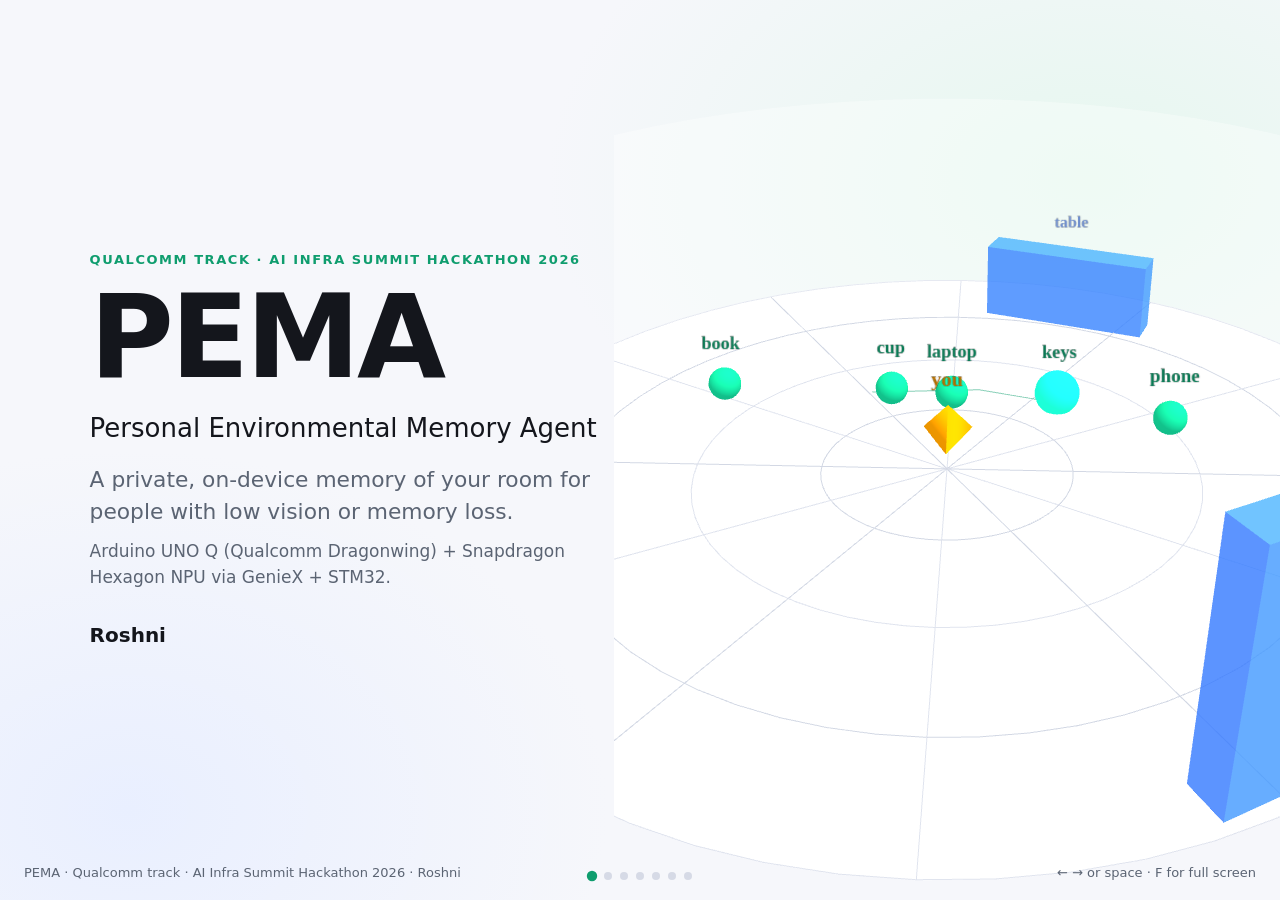
<file: sentinelq/assets/deck.html>
<!doctype html>
<html lang="en">
<head>
<meta charset="UTF-8" />
<meta name="viewport" content="width=device-width, initial-scale=1.0" />
<title>PEMA · pitch</title>
<style>
  :root { --bg:#f6f7fb; --fg:#14161c; --muted:#5b6473; --line:#e3e6ee; --acc:#0f9d6e; --blue:#2f6fe4; --warn:#d98800; --purple:#7c5cff; --card:#ffffff; }
  * { box-sizing:border-box; }
  html, body { margin:0; height:100%; background:var(--bg); color:var(--fg); font: 18px/1.5 "Segoe UI", system-ui, sans-serif; overflow:hidden; }
  #bg { position:fixed; inset:0; z-index:0; background: radial-gradient(900px 600px at 85% 20%, #e6f7ef 0%, transparent 60%), radial-gradient(800px 600px at 10% 90%, #e9efff 0%, transparent 60%), var(--bg); }
  #three { position:fixed; top:0; right:0; width:52vw; height:100vh; z-index:1; opacity:0; transition: opacity .9s ease; pointer-events:none; }
  #three.on { opacity:1; }
  .slide { position:fixed; inset:0; z-index:2; display:flex; flex-direction:column; justify-content:center; padding: 6vh 7vw; opacity:0; transform: translateY(18px); transition: opacity .6s cubic-bezier(.2,.8,.2,1), transform .6s cubic-bezier(.2,.8,.2,1); pointer-events:none; }
  .slide.active { opacity:1; transform:none; pointer-events:auto; }
  .slide.half { padding-right: 52vw; }
  .kicker { color:var(--acc); font-weight:700; letter-spacing:.12em; font-size:13px; text-transform:uppercase; margin-bottom:14px; }
  h1 { font-size: clamp(56px, 9vw, 120px); margin:0; letter-spacing:-.03em; line-height:.95; }
  h2 { font-size: clamp(30px, 3.8vw, 50px); margin:0 0 14px; letter-spacing:-.02em; line-height:1.1; max-width: 1000px; }
  .sub { font-size: clamp(18px, 1.7vw, 24px); color:var(--muted); max-width: 800px; }
  .by { margin-top:30px; font-size:20px; font-weight:600; }
  .grid { display:grid; gap:18px; margin-top:10px; }
  .g3 { grid-template-columns: repeat(3, 1fr); } .g4 { grid-template-columns: repeat(4, 1fr); } .g2 { grid-template-columns: 1fr 1fr; }
  .card { background:var(--card); border:1px solid var(--line); border-radius:18px; padding:22px 24px; box-shadow: 0 10px 30px rgba(20,22,28,.05); transform: translateY(14px); opacity:0; transition: all .55s cubic-bezier(.2,.8,.2,1); }
  .active .card { transform:none; opacity:1; }
  .active .card:nth-child(2){transition-delay:.1s}.active .card:nth-child(3){transition-delay:.2s}.active .card:nth-child(4){transition-delay:.3s}.active .card:nth-child(5){transition-delay:.4s}
  .card h3 { margin:0 0 10px; font-size:17px; letter-spacing:.02em; }
  .card.a h3 { color:var(--acc) } .card.b h3 { color:var(--blue) } .card.w h3 { color:var(--warn) } .card.p h3 { color:var(--purple) }
  .card p { margin:0; font-size:16.5px; color:#2b3140; }
  .card ul { margin:0; padding-left:18px; font-size:16px; color:#2b3140; } .card li { margin:4px 0; }
  .steps { display:flex; flex-direction:column; gap:10px; max-width:760px; margin-top:8px; }
  .step { display:flex; gap:16px; align-items:center; background:var(--card); border:1px solid var(--line); border-radius:14px; padding:14px 18px; font-size:18px; transform: translateX(-16px); opacity:0; transition: all .5s cubic-bezier(.2,.8,.2,1); }
  .active .step { transform:none; opacity:1; }
  .active .step:nth-child(2){transition-delay:.08s}.active .step:nth-child(3){transition-delay:.16s}.active .step:nth-child(4){transition-delay:.24s}.active .step:nth-child(5){transition-delay:.32s}
  .num { width:34px; height:34px; border-radius:50%; background:var(--acc); color:#fff; font-weight:800; display:flex; align-items:center; justify-content:center; flex:none; font-size:15px; }
  .step b { margin-right:6px; }
  .flow { display:grid; grid-template-columns: 1fr 34px 1.25fr 34px 1.15fr 34px 1fr; align-items:stretch; gap:0; margin-top:8px; }
  .flow .card { transition-delay:0s !important; }
  .arrow { display:flex; align-items:center; justify-content:center; color:#9aa3b5; }
  .arrow svg { width:22px; height:22px; }
  .chain { display:flex; gap:8px; align-items:center; margin-top:26px; flex-wrap:nowrap; }
  .chip { padding:8px 14px; border-radius:999px; border:1.5px solid; font-weight:700; font-size:13px; letter-spacing:.06em; background:#fff; white-space:nowrap; }
  .chain .arrow { width:22px; }
  .stat .v { font-size: clamp(40px, 4.6vw, 64px); font-weight:800; letter-spacing:-.03em; line-height:1; }
  .stat .l { color:var(--muted); font-size:14px; margin-top:6px; }
  .bar { height:8px; background:#eef0f5; border-radius:4px; overflow:hidden; margin-top:12px; }
  .bar i { display:block; height:100%; width:0; border-radius:4px; transition: width 1.1s cubic-bezier(.2,.8,.2,1) .25s; }
  .active .bar i { width: var(--w); }
  .shots { display:grid; grid-template-columns: 1fr 1fr; gap:20px; margin-top:8px; }
  .shots figure { margin:0; }
  .shots img { width:100%; border-radius:14px; border:1px solid var(--line); box-shadow: 0 16px 40px rgba(20,22,28,.12); }
  .shots figcaption { color:var(--muted); font-size:15px; margin-top:10px; }
  .note { color:var(--muted); font-size:15px; margin-top:18px; }
  .foot { position:fixed; left:24px; bottom:18px; z-index:3; color:var(--muted); font-size:13px; }
  .nav { position:fixed; right:24px; bottom:18px; z-index:3; color:var(--muted); font-size:13px; }
  .dots { position:fixed; left:50%; bottom:20px; transform:translateX(-50%); z-index:3; display:flex; gap:8px; }
  .dots i { width:8px; height:8px; border-radius:50%; background:#d6dae6; transition: all .3s; } .dots i.on { background:var(--acc); transform: scale(1.3); }
  .acc { color:var(--acc); }
  @media (max-width: 1000px) { .g3, .g4, .g2, .shots { grid-template-columns: 1fr; } .flow { grid-template-columns: 1fr; } .flow .arrow { transform: rotate(90deg); height:30px; } #three { display:none; } .slide.half { padding-right:7vw; } .chain { flex-wrap:wrap; } }
</style>
</head>
<body>
<div id="bg"></div>
<canvas id="three"></canvas>

<section class="slide half active" data-three="1">
  <div class="kicker">Qualcomm track · AI Infra Summit Hackathon 2026</div>
  <h1>PEMA</h1>
  <div class="sub" style="margin-top:16px; font-size:26px; color:var(--fg)">Personal Environmental Memory Agent</div>
  <div class="sub" style="margin-top:16px">A private, on-device memory of your room for people with low vision or memory loss.</div>
  <div class="sub" style="margin-top:10px; font-size:17px">Arduino UNO Q (Qualcomm Dragonwing) + Snapdragon Hexagon NPU via GenieX + STM32.</div>
  <div class="by">Roshni</div>
</section>

<section class="slide">
  <div class="kicker">Problem and solution</div>
  <h2>“Where is my phone?” “What is in front of me?” “Is the stove still on?”</h2>
  <div class="grid g2">
    <div class="card w"><h3>The problem</h3><ul>
      <li>2 billion people have some vision impairment; 55 million live with dementia. They ask these questions all day.</li>
      <li>Today's answer is a cloud camera: it streams your home to a server, costs a subscription, and doesn't know what is yours.</li>
      <li>It notices people. It can't tell you your keys moved.</li></ul></div>
    <div class="card a"><h3>The solution: PEMA</h3><ul>
      <li>A private, on-device memory of your room for people with low vision or memory loss.</li>
      <li>Arduino UNO Q (Qualcomm Dragonwing) sees and remembers; a Snapdragon Hexagon NPU via GenieX reasons; an STM32 acts and verifies.</li>
      <li>Knows one person by passphrase, stores object positions not video, works with no cloud.</li></ul></div>
  </div>
</section>

<section class="slide half" data-three="1">
  <div class="kicker">What PEMA does</div>
  <h2>One loop</h2>
  <div class="steps">
    <div class="step"><div class="num">1</div><div><b>Identify.</b> A passphrase stored on the board. No face data.</div></div>
    <div class="step"><div class="num">2</div><div><b>Remember.</b> Objects seen by the Arduino, where they were, their usual spot.</div></div>
    <div class="step"><div class="num">3</div><div><b>Notice.</b> Leave and return: “your keys moved to your right.”</div></div>
    <div class="step"><div class="num">4</div><div><b>Act.</b> Turn the light on, warn, show an icon.</div></div>
    <div class="step"><div class="num">5</div><div><b>Verify.</b> The microcontroller confirms before it says “done”.</div></div>
  </div>
</section>


<section class="slide">
  <div class="kicker">Architecture</div>
  <h2>Qualcomm chips think and remember. The Arduino microcontroller senses and acts.</h2>
  <div class="flow">
    <div class="card"><h3 style="color:var(--muted)">Camera + page</h3><ul><li>webcam frames</li><li>voice in and out</li><li>3D map, timeline</li></ul></div>
    <div class="arrow"><svg viewBox="0 0 24 24" fill="none" stroke="currentColor" stroke-width="2"><path d="M4 12h14M13 6l6 6-6 6"/></svg></div>
    <div class="card b"><h3>Arduino UNO Q · Qualcomm Dragonwing</h3><ul><li>YOLOX object detection</li><li>memory and usual spots</li><li>leave / return detection</li><li>safety rules, whitelist</li><li>history (SQLite)</li></ul></div>
    <div class="arrow"><svg viewBox="0 0 24 24" fill="none" stroke="currentColor" stroke-width="2"><path d="M4 12h14M13 6l6 6-6 6"/></svg></div>
    <div class="card a"><h3>Hexagon NPU · GenieX</h3><ul><li>Qwen3.5-2B, 4-bit</li><li>planner, one tool per step</li><li>vision: “what is in front of me”</li><li>fixed output format</li></ul></div>
    <div class="arrow"><svg viewBox="0 0 24 24" fill="none" stroke="currentColor" stroke-width="2"><path d="M4 12h14M13 6l6 6-6 6"/></svg></div>
    <div class="card w"><h3>STM32</h3><ul><li>sensors every second</li><li>light, buzzer, LED matrix</li><li>reads state back</li><li>safety cut-off</li></ul></div>
  </div>
  <div class="chain">
    <span class="chip" style="border-color:var(--warn);color:var(--warn)">SAFETY</span><span class="arrow">›</span>
    <span class="chip" style="border-color:var(--blue);color:var(--blue)">PLANNER</span><span class="arrow">›</span>
    <span class="chip" style="border-color:#1f9c9c;color:#1f9c9c">MEMORY</span><span class="arrow">›</span>
    <span class="chip" style="border-color:var(--purple);color:var(--purple)">VISION</span><span class="arrow">›</span>
    <span class="chip" style="border-color:#c27a00;color:#c27a00">HARDWARE</span><span class="arrow">›</span>
    <span class="chip" style="border-color:var(--acc);color:var(--acc)">SPEECH</span>
    <span class="note" style="margin:0 0 0 14px">Safety runs first and can block. Two agents are AI, four are code.</span>
  </div>
</section>

<section class="slide">
  <div class="kicker">The NPU, measured</div>
  <h2>Prompt reading speed on the same model</h2>
  <div class="grid g4">
    <div class="card stat a"><div class="v acc" data-count="297">0</div><div class="l">Hexagon NPU · tokens / s</div><div class="bar"><i style="--w:94%;background:var(--acc)"></i></div></div>
    <div class="card stat b"><div class="v" style="color:var(--blue)" data-count="316">0</div><div class="l">GPU · tokens / s</div><div class="bar"><i style="--w:100%;background:var(--blue)"></i></div></div>
    <div class="card stat w"><div class="v" style="color:var(--warn)" data-count="24">0</div><div class="l">CPU · tokens / s</div><div class="bar"><i style="--w:8%;background:var(--warn)"></i></div></div>
    <div class="card stat p"><div class="v" style="color:var(--purple)" data-count="1077">0</div><div class="l">Qualcomm pre-built model on NPU</div><div class="bar"><i style="--w:100%;background:var(--purple)"></i></div></div>
  </div>
  <div class="grid g2" style="margin-top:18px">
    <div class="card a"><h3>Proof on every answer</h3><p>Each reply carries the chip it ran on (HTP0, the Hexagon), tokens per second and time to first word. It is shown live on the dashboard.</p></div>
    <div class="card w"><h3>What I optimised</h3><p>4-bit model · fixed answer format, so no broken output · one model for thinking and seeing · short prompts, few steps · small frames one at a time. First word in 2 to 4 s, about 20 tokens/s.</p></div>
  </div>
</section>

<section class="slide">
  <div class="kicker">Privacy and limits</div>
  <div class="grid g2">
    <div class="card a"><h3>Privacy by design</h3><ul><li>Built for low-vision users, not for watching people.</li><li>Frames are analysed on the device and discarded. Only object positions are stored, on the board.</li><li>Objects, not faces. Passphrase, not biometrics.</li><li>Camera off switch. No internet after setup.</li></ul></div>
    <div class="card w"><h3>Said honestly</h3><ul><li>The Arduino's chip has no supported NPU, so the model runs on the laptop's Hexagon. Same code on a Qualcomm board with its own NPU.</li><li>80 object classes; doors and windows come from the vision model.</li><li>The 3D map is approximate placement, not a measured reconstruction.</li></ul></div>
  </div>
</section>

<section class="slide half" data-three="1">
  <div class="kicker">PEMA</div>
  <h2>It notices your keys moved while you were gone, tells you, turns the light on, and proves it did.</h2>
  <div class="sub acc" style="font-weight:700">Private. On-device. On Qualcomm silicon.</div>
  <div class="by">Thank you · Roshni</div>
</section>

<div class="foot">PEMA · Qualcomm track · AI Infra Summit Hackathon 2026 · Roshni</div>
<div class="nav">← → or space · F for full screen</div>
<div class="dots" id="dots"></div>

<script src="libs/three.min.js"></script>
<script>
const slides = [...document.querySelectorAll('.slide')]; let i = 0;
const dots = document.getElementById('dots'); slides.forEach(() => dots.appendChild(document.createElement('i')));
function show(n) {
  i = Math.max(0, Math.min(slides.length - 1, n));
  slides.forEach((s, k) => s.classList.toggle('active', k === i));
  [...dots.children].forEach((d, k) => d.classList.toggle('on', k === i));
  document.getElementById('three').classList.toggle('on', !!slides[i].dataset.three);
  slides[i].querySelectorAll('[data-count]').forEach((el) => { const t = +el.dataset.count, t0 = performance.now(); (function tick(now) { const p = Math.min(1, (now - t0) / 1300); el.textContent = Math.round(t * (1 - Math.pow(1 - p, 3))); if (p < 1) requestAnimationFrame(tick); })(t0); });
}
addEventListener('keydown', (e) => { if (['ArrowRight', ' ', 'PageDown'].includes(e.key)) { e.preventDefault(); show(i + 1); } if (['ArrowLeft', 'PageUp'].includes(e.key)) show(i - 1); if (e.key.toLowerCase() === 'f') document.documentElement.requestFullscreen(); });
addEventListener('click', (e) => { if (e.target.closest('a')) return; show(i + (e.clientX > innerWidth * 0.5 ? 1 : -1)); });
let wheelLock = 0; addEventListener('wheel', (e) => { if (Date.now() < wheelLock) return; wheelLock = Date.now() + 900; show(i + (e.deltaY > 0 ? 1 : -1)); });
show(0);

// ---------- 3D room, light palette, right half of the screen
const canvas = document.getElementById('three');
const renderer = new THREE.WebGLRenderer({ canvas, antialias: true, alpha: true }); renderer.setPixelRatio(Math.min(2, devicePixelRatio));
const scene = new THREE.Scene(); const cam = new THREE.PerspectiveCamera(42, 1, .1, 100);
scene.add(new THREE.HemisphereLight(0xffffff, 0xdfe6f2, 1.15)); const dl = new THREE.DirectionalLight(0xffffff, .55); dl.position.set(4, 8, 3); scene.add(dl);
const R = 4.5;
const floor = new THREE.Mesh(new THREE.CircleGeometry(R, 64), new THREE.MeshStandardMaterial({ color: 0xeef1f7, roughness: 1 })); floor.rotation.x = -Math.PI / 2; scene.add(floor);
const grid = new THREE.PolarGridHelper(R, 12, 4, 64, 0xd3d8e4, 0xe0e4ee); grid.position.y = .005; scene.add(grid);
const wall = new THREE.Mesh(new THREE.CylinderGeometry(R, R, 2.2, 64, 1, true), new THREE.MeshStandardMaterial({ color: 0xffffff, side: THREE.BackSide, transparent: true, opacity: .35 })); wall.position.y = 1.1; scene.add(wall);
function label(parent, t, y, color) { const c = document.createElement('canvas'); c.width = 256; c.height = 64; const x = c.getContext('2d'); x.font = '600 30px Segoe UI'; x.fillStyle = color; x.textAlign = 'center'; x.fillText(t, 128, 42); const sp = new THREE.Sprite(new THREE.SpriteMaterial({ map: new THREE.CanvasTexture(c), transparent: true, depthTest: false })); sp.scale.set(1.5, .38, 1); sp.position.y = y; parent.add(sp); }
function xz(a, d) { const r = a * Math.PI / 180; return [Math.sin(r) * d, -Math.cos(r) * d]; }
const you = new THREE.Group(); const cone = new THREE.Mesh(new THREE.ConeGeometry(.22, .5, 4), new THREE.MeshStandardMaterial({ color: 0xd98800 })); cone.rotation.x = Math.PI / 2; cone.position.y = .3; you.add(cone); label(you, 'you', .9, '#b06e00'); scene.add(you);
const objs = [];
[['keys', 40, 1.6], ['cup', -25, 1.4], ['phone', 70, 2.2], ['laptop', 0, 1.2], ['book', -60, 2.6]].forEach(([n, a, d]) => { const g = new THREE.Group(); const m = new THREE.Mesh(new THREE.SphereGeometry(.16, 20, 20), new THREE.MeshStandardMaterial({ color: 0x0f9d6e, emissive: 0x0f9d6e, emissiveIntensity: .15 })); m.position.y = .16; g.add(m); label(g, n, .6, '#0b7a55'); const [x, z] = xz(a, d); g.position.set(x, 0, z); scene.add(g); objs.push({ g, m }); });
[['door', 150, 4.2, 2.0], ['window', -140, 4.2, .8], ['table', 20, 3.6, .8], ['shelf', -95, 4.1, 1.4]].forEach(([n, a, d, h]) => { const g = new THREE.Group(); const b = new THREE.Mesh(new THREE.BoxGeometry(n === 'table' ? 1.8 : .9, h, .35), new THREE.MeshStandardMaterial({ color: 0x2f6fe4, transparent: true, opacity: .8 })); b.position.y = h / 2; g.add(b); label(g, n, h + .35, '#1f4fb0'); const [x, z] = xz(a, d); g.position.set(x, 0, z); g.lookAt(0, 0, 0); scene.add(g); });
const pts = [[-30, 1.6], [10, 1.5], [40, 1.6]].map(([a, d]) => { const [x, z] = xz(a, d); return new THREE.Vector3(x, .05, z); });
scene.add(new THREE.Line(new THREE.BufferGeometry().setFromPoints(pts), new THREE.LineBasicMaterial({ color: 0x0f9d6e, transparent: true, opacity: .5 })));
function resize() { const w = canvas.clientWidth || innerWidth * .52, h = canvas.clientHeight || innerHeight; renderer.setSize(w, h, false); cam.aspect = w / h; cam.updateProjectionMatrix(); } addEventListener('resize', resize); resize();
let t = 0; (function animate() { requestAnimationFrame(animate); t += .016; const th = t * .1; cam.position.set(Math.sin(th) * 9, 5.4, Math.cos(th) * 9); cam.lookAt(0, .2, 0); objs.forEach((o, k) => { o.m.material.emissiveIntensity = k === 0 ? .5 + Math.sin(t * 4) * .35 : .15; o.m.scale.setScalar(k === 0 ? 1.25 + Math.sin(t * 4) * .12 : 1); }); renderer.render(scene, cam); })();
</script>
</body>
</html>
</file>
